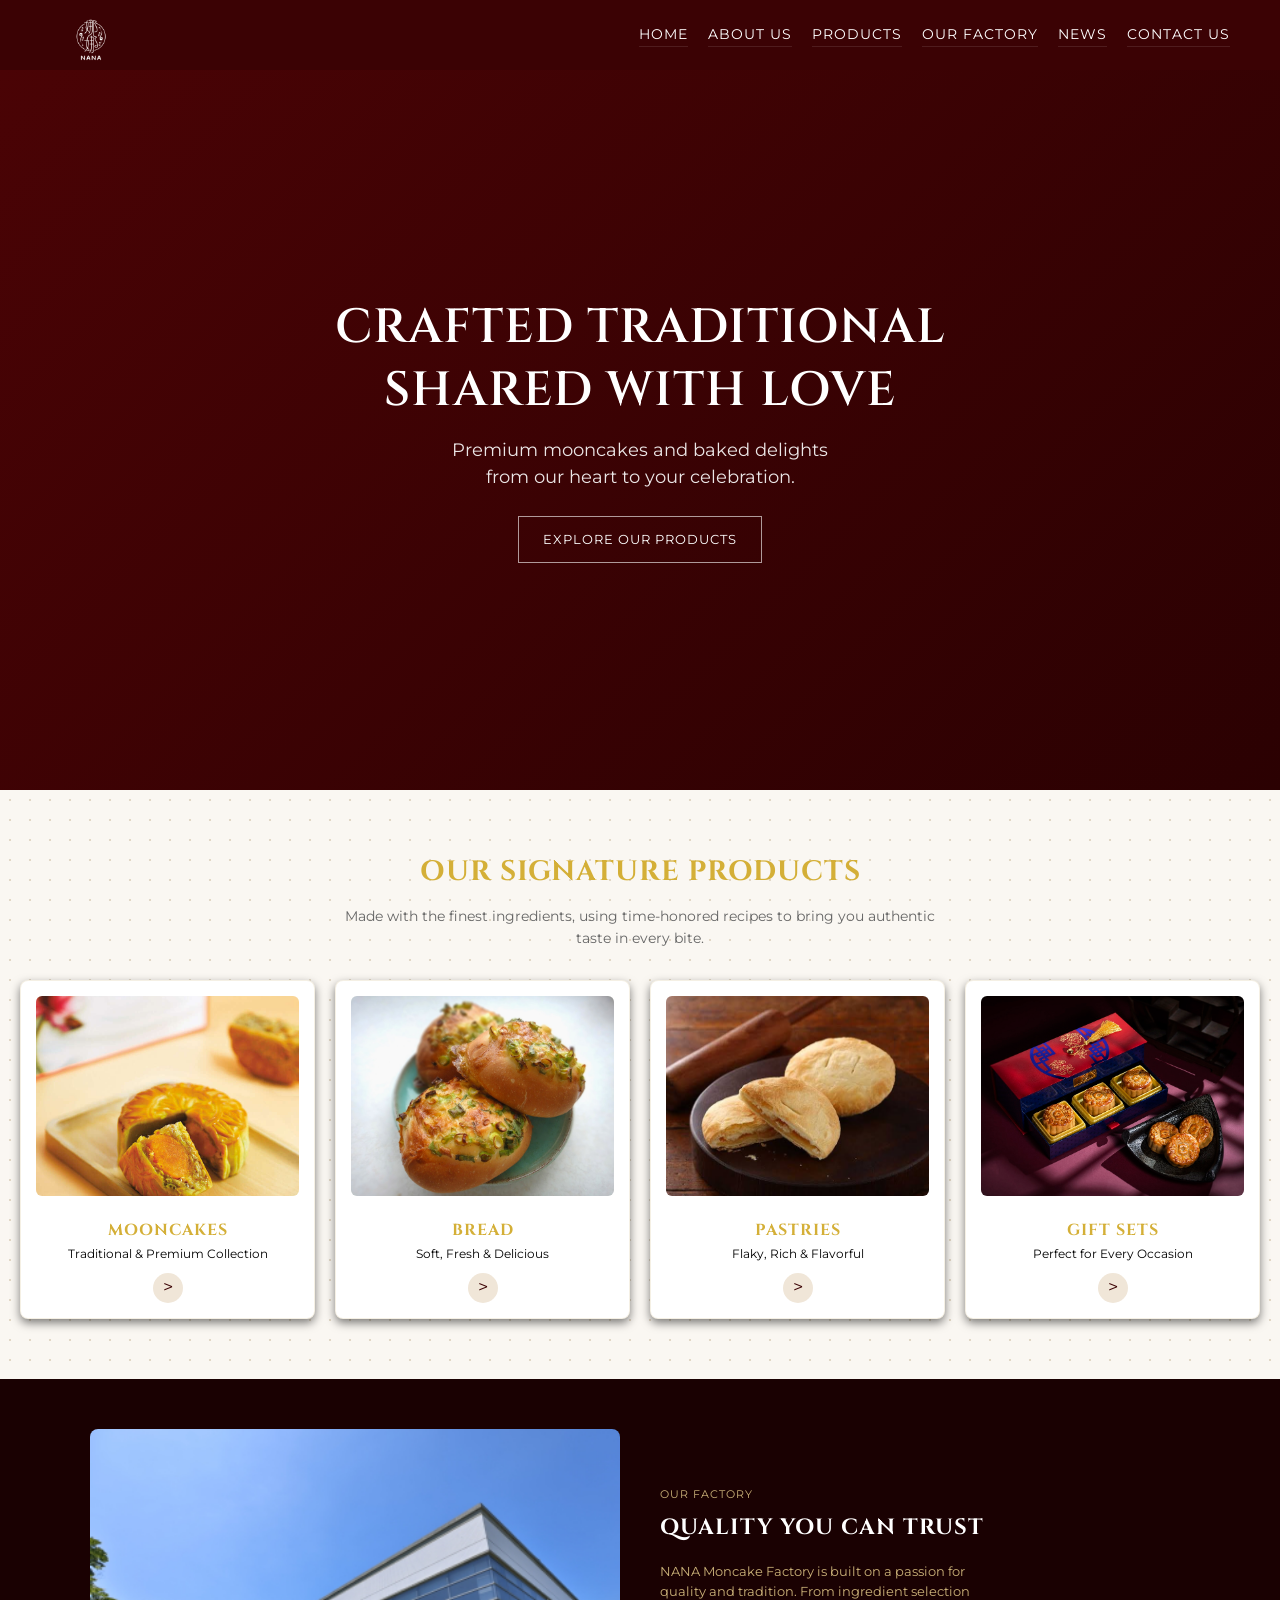
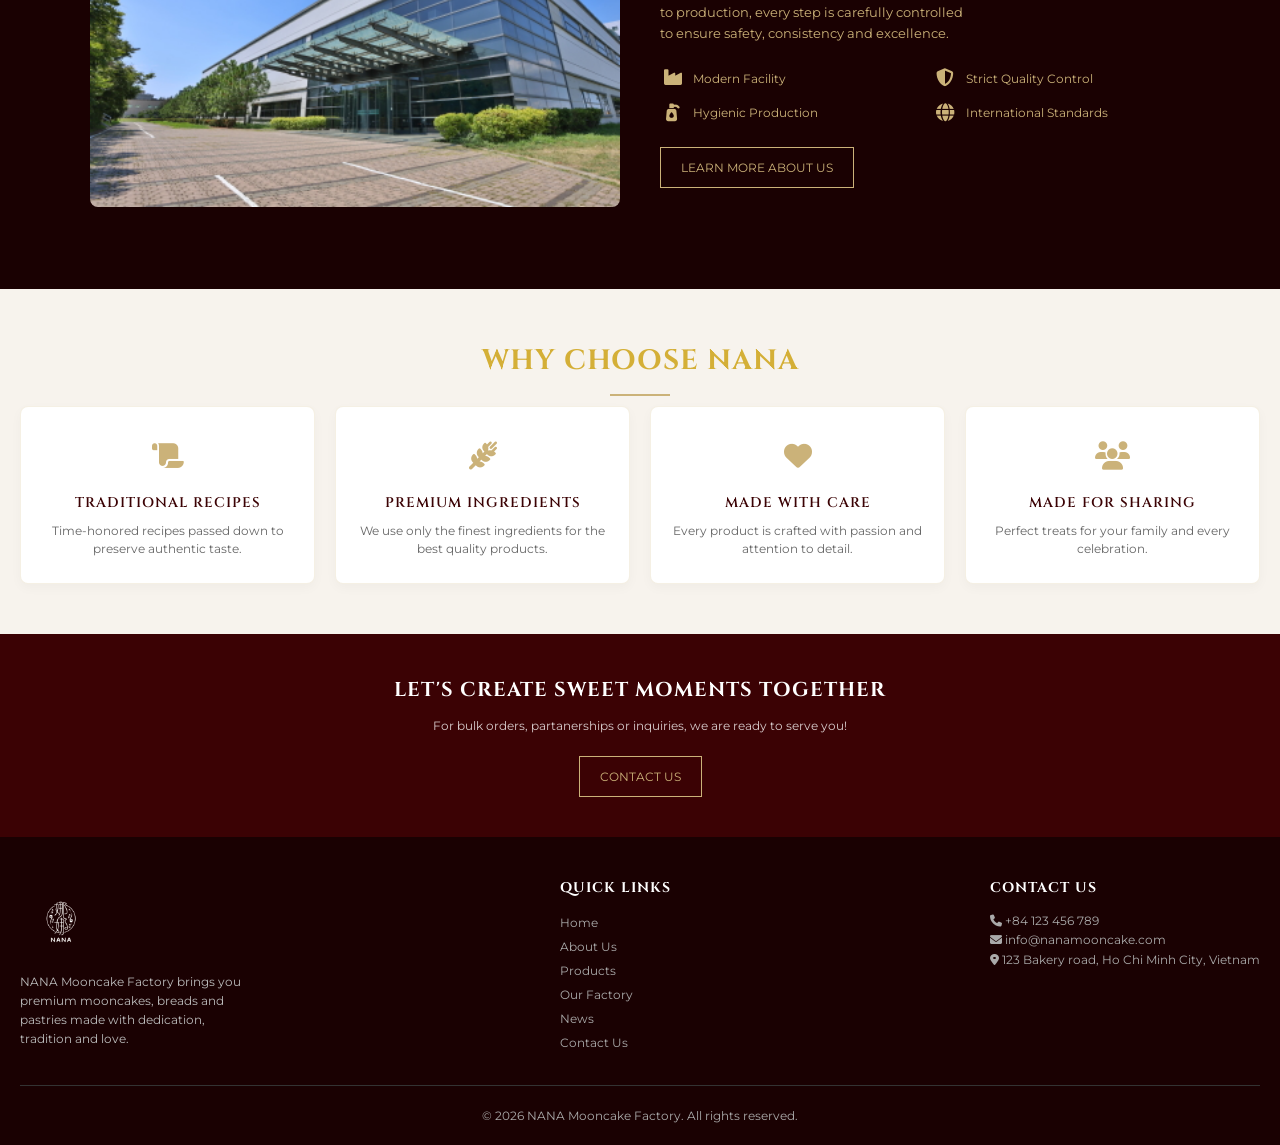
<file: index.html>
<!DOCTYPE html>
<html lang="en">
<head>
    <meta charset="UTF-8">
    <meta name="viewport" content="width=device-width, initial-scale=1.0">
    <link rel="stylesheet" href="https://cdnjs.cloudflare.com/ajax/libs/font-awesome/6.4.0/css/all.min.css">
    <title>NANA HONG PHAT FOODS</title>
    <link rel="stylesheet" href="style.css">
</head>
<body>
    <header class ="header">
            <div class="headerLogo">
                <img src="images/nanalogo11.png" alt="Logo" class="logo">
            </div>
            <nav class="nav">
                
                    <a href="index.html">HOME</a>
                    <a href="about.html">ABOUT US</a>
                    <a href="products.html">PRODUCTS</a>
                    <a href="factory.html">OUR FACTORY</a>
                    <a href="#news">NEWS</a>
                    <a href="contact.html">CONTACT US</a>
            </nav>

            <button class="menu-toggle" aria-label="Toggle menu">
                <span class="hamburger"></span>
                <span class="hamburger"></span>
                <span class="hamburger"></span>
            </button>
    </header>
    <main>
        <!-- Hero Section -->
        <section class="hero">
            <div class="hero-content">
                <h1>
                    CRAFTED TRADITIONAL<br>
                    SHARED WITH LOVE
                </h1>
                <p>
                    Premium mooncakes and baked delights<br>
                    from our heart to your celebration.
                </p>
                <a href="#products" class="hero-btn">
                    EXPLORE OUR PRODUCTS
                </a>
            </div>
        </section>

        <!-- Signature Products Section -->
        <section class="section products-section" id="products">
            <h2 class="section-title">OUR SIGNATURE PRODUCTS</h2>
            <p class="section-subtitle">Made with the finest ingredients, using time-honored recipes to bring you authentic taste in every bite.</p>

            <div class="product-grid">
                <div class="product-card" onclick="openModal('images/mooncake.jpg', 'MOONCAKES - Traditional & Premium Collection')">
                    <img src="images/mooncake.jpg" alt="mooncakes">
                    <h3>MOONCAKES</h3>
                    <p>Traditional & Premium Collection</p>
                    <a href="#" class="arrow-btn"> > </a>
                </div>
                <div class="product-card" onclick="openModal('images/bread.jpg', 'BREAD - Soft, Fresh & Delious')">
                    <img src="images/bread.jpg" alt="bread">
                    <h3>BREAD</h3>
                    <p>Soft, Fresh & Delicious</p>
                    <a href="#" class="arrow-btn"> > </a>
                </div>
                <div class="product-card" onclick="openModal('images/pastries.jpg', 'PASTRIES - Flaky, Rich & Flavourful')">
                    <img src="images/pastries.jpg" alt="pastries">
                    <h3>PASTRIES</h3>
                    <p>Flaky, Rich & Flavorful</p>
                    <a href="#" class="arrow-btn"> > </a>
                </div>
                <div class="product-card" onclick="openModal('images/giftset.jpg', 'GIFT SET - Perfect for Every Occasion')">
                    <img src="images/giftset.jpg" alt="Gift Sets">
                    <h3>GIFT SETS</h3>
                    <p>Perfect for Every Occasion</p>
                    <a href="#" class="arrow-btn"> > </a>
                </div>
            </div>
        </section>

        <!-- Factory Section -->
        <section class="section factory-section" id="factory">
            <div class="factory-container">
                <div class="factory-image">
                    <img src="images/factory.jpg" alt="Our Factory">
                </div>
                <div class="factory-info">
                    <span class="tag">OUR FACTORY</span>
                    <h2>QUALITY YOU CAN TRUST</h2>
                    <P>NANA Moncake Factory is built on a passion for<br> quality and tradition. From ingredient selection<br> to production, every step is carefully controlled<br> to ensure safety, consistency and excellence.</P>

                    <div class="feature-grid">
                        <div class="feature-item">
                            <i class="fa-solid fa-industry"></i>
                            <span>Modern Facility</span>
                        </div>
                        <div class="feature-item">
                            <i class="fa-solid fa-shield-halved"></i>
                            <span>Strict Quality Control</span>
                        </div>
                        <div class="feature-item">
                            <i class="fa-solid fa-pump-soap"></i>
                            <span>Hygienic Production</span>
                        </div>
                        <div class="feature-item">
                            <i class="fa-solid fa-globe"></i>
                            <span>International Standards</span>
                        </div>
                    </div>

                    <a href="#" class="outline-btn">LEARN MORE ABOUT US</a>
                </div>
            </div>
        </section>

        <!-- Why Choose NaNa Section -->
        <section class="section why-choose">
            <h2 class="section-title">WHY CHOOSE NANA</h2>
            <div class="title-divider"></div>

            <div class="why-grid">
                <div class="why-card">
                    <div class="why-icon">
                        <i class="fa-solid fa-scroll"></i>
                    </div>
                    <h3>TRADITIONAL RECIPES</h3>
                    <p>Time-honored recipes passed down to preserve authentic taste.</p>
                </div>
                <div class="why-card">
                    <div class="why-icon">
                        <i class="fa-solid fa-wheat-awn"></i>
                    </div>
                    <h3>PREMIUM INGREDIENTS</h3>
                    <p>We use only the finest ingredients for the best quality products.</p>
                </div>
                <div class="why-card">
                    <div class="why-icon">
                        <i class="fa-solid fa-heart"></i>
                    </div>
                    <h3>MADE WITH CARE</h3>
                    <p>Every product is crafted with passion and attention to detail.</p>
                </div>
                <div class="why-card">
                    <div class="why-icon">
                        <i class="fa-solid fa-users"></i>
                    </div>
                    <h3>MADE FOR SHARING</h3>
                    <p>Perfect treats for your family and every celebration.</p>
                </div>
            </div>
        </section>

        <!-- Banner Section -->
        <section class="banner-section">
            <h2>LET'S CREATE SWEET MOMENTS TOGETHER</h2>
            <p>For bulk orders, partanerships or inquiries, we are ready to serve you!</p>
            <a href="#contact" class="outline-btn">CONTACT US</a>
        </section>
    </main>

    <!-- Footer Section -->
    <footer class="footer">
        <div class="footer-container">
            <div class="footer-brand">
                <img src="images/nanalogo11.png" alt="Logo" class="logo">
                <p>NANA Mooncake Factory brings you<br> premium mooncakes, breads and<br> pastries made with dedication,<br> tradition and love.</p>
            </div>
            <div class="footer-links">
                <h4>QUICK LINKS</h4>
                <ul>
                    <li><a href="index.html">Home</a></li>
                    <li><a href="about.html">About Us</a></li>
                    <li><a href="products.html">Products</a></li>
                    <li><a href="factory.html">Our Factory</a></li>
                    <li><a href="#news">News</a></li>
                    <li><a href="contact.html">Contact Us</a></li>
                </ul>
            </div>
            <div class="footer-contact">
                <h4>CONTACT US</h4>
                <p><i class="fa-solid fa-phone"></i> +84 123 456 789</p>
                <p><i class="fa-solid fa-envelope"></i> info@nanamooncake.com</p>
                <p><i class="fa-solid fa-location-dot"></i> 123 Bakery road, Ho Chi Minh City, Vietnam</p>
            </div>
        </div>
        <div class="footer-bottom">
            <p>&copy; 2026 NANA Mooncake Factory. All rights reserved.</p>
        </div>
    </footer>
    <div id="imageModal" class="modal">
        
        <div class="modal-content-wrapper">
            <span class="close-modal">&times;</span>
            <img class="modal-content" id="modalImg">
            <div id="modalCaption"></div>
        </div>
    </div> 

    <script src="script.js"></script>
</body>
</html>
</file>
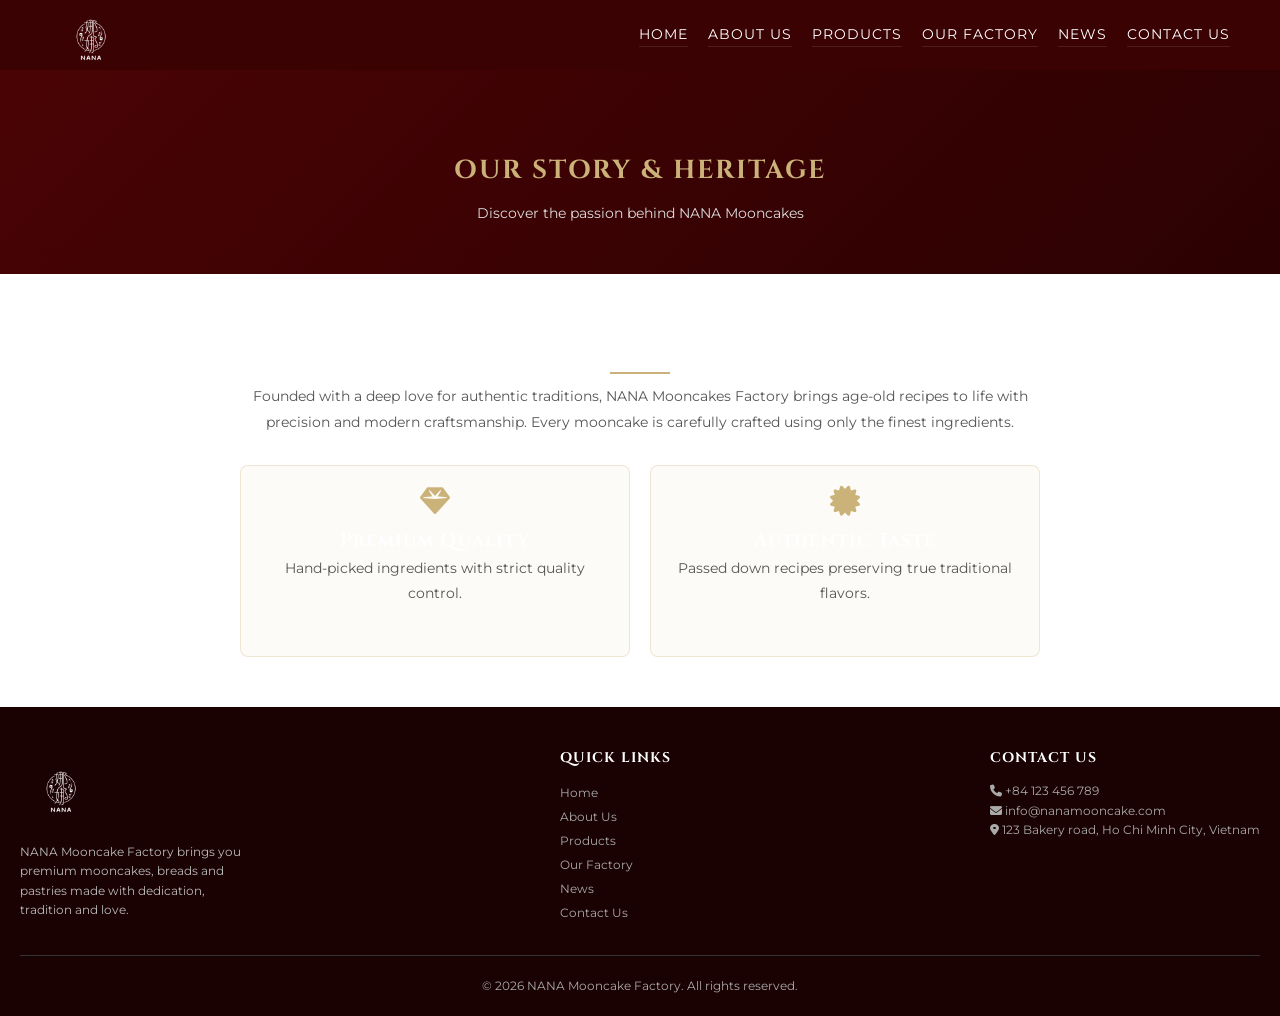
<file: about.html>
<!DOCTYPE html>
<html lang="en">
    <head>
        <meta charset="UTF-8">
        <meta name="viewport" content="width=device-width, initial-scale=1.0">
        <title>About Us - NANA Mooncake Factory</title>
        <link rel="stylesheet" href="https://cdnjs.cloudflare.com/ajax/libs/font-awesome/6.4.0/css/all.min.css">
        <link rel="stylesheet" href="style.css">
    </head>

    <body>
        <header class ="header">
            <div class="headerLogo">
                <img src="images/nanalogo11.png" alt="Logo" class="logo">
            </div>
            <nav class="nav">
                
                    <a href="index.html">HOME</a>
                    <a href="about.html">ABOUT US</a>
                    <a href="products.html">PRODUCTS</a>
                    <a href="factory.html">OUR FACTORY</a>
                    <a href="#news">NEWS</a>
                    <a href="contact.html">CONTACT US</a>
            </nav>

            <button class="menu-toggle" aria-label="Toggle menu">
                <span class="hamburger"></span>
                <span class="hamburger"></span>
                <span class="hamburger"></span>
            </button>
        </header>

        <section class="about-hero">
            <h1>OUR STORY & HERITAGE</h1>
            <p>Discover the passion behind NANA Mooncakes</p>
        </section>

        <section class="section about-detail-section">
            <div class="about-container">
                <h2>TRADITION MEETS CRAFTSMANSHIP</h2>
                <div class="title-divider"></div>

                <p>
                    Founded with a deep love for authentic traditions, NANA Mooncakes Factory brings age-old recipes to life with precision and modern craftsmanship. Every mooncake is carefully crafted using only the finest ingredients.
                </p>

                <div class="about-features">
                    <div class="feature-box">
                        <i class="fa-solid fa-gem"></i>
                        <h3>Premium Quality</h3>
                        <p>Hand-picked ingredients with strict quality control.</p>
                    </div>
                    <div class="feature-box">
                        <i class="fa-solid fa-certificate"></i>
                        <h3>Authentic Taste</h3>
                        <p>Passed down recipes preserving true traditional flavors.</p>
                    </div>
                </div>
            </div>
        </section>

        <footer class="footer">
             <div class="footer-container">
            <div class="footer-brand">
                <img src="images/nanalogo11.png" alt="Logo" class="logo">
                <p>NANA Mooncake Factory brings you<br> premium mooncakes, breads and<br> pastries made with dedication,<br> tradition and love.</p>
            </div>
            <div class="footer-links">
                <h4>QUICK LINKS</h4>
                <ul>
                    <li><a href="index.html">Home</a></li>
                    <li><a href="about.html">About Us</a></li>
                    <li><a href="products.html">Products</a></li>
                    <li><a href="factory.html">Our Factory</a></li>
                    <li><a href="#news">News</a></li>
                    <li><a href="contact.html">Contact Us</a></li>
                </ul>
            </div>
            <div class="footer-contact">
                <h4>CONTACT US</h4>
                <p><i class="fa-solid fa-phone"></i> +84 123 456 789</p>
                <p><i class="fa-solid fa-envelope"></i> info@nanamooncake.com</p>
                <p><i class="fa-solid fa-location-dot"></i> 123 Bakery road, Ho Chi Minh City, Vietnam</p>
            </div>
        </div>
        <div class="footer-bottom">
            <p>&copy; 2026 NANA Mooncake Factory. All rights reserved.</p>
        </div>
        </footer>

        <script src="script.js"></script>
    </body>
</html>
</file>
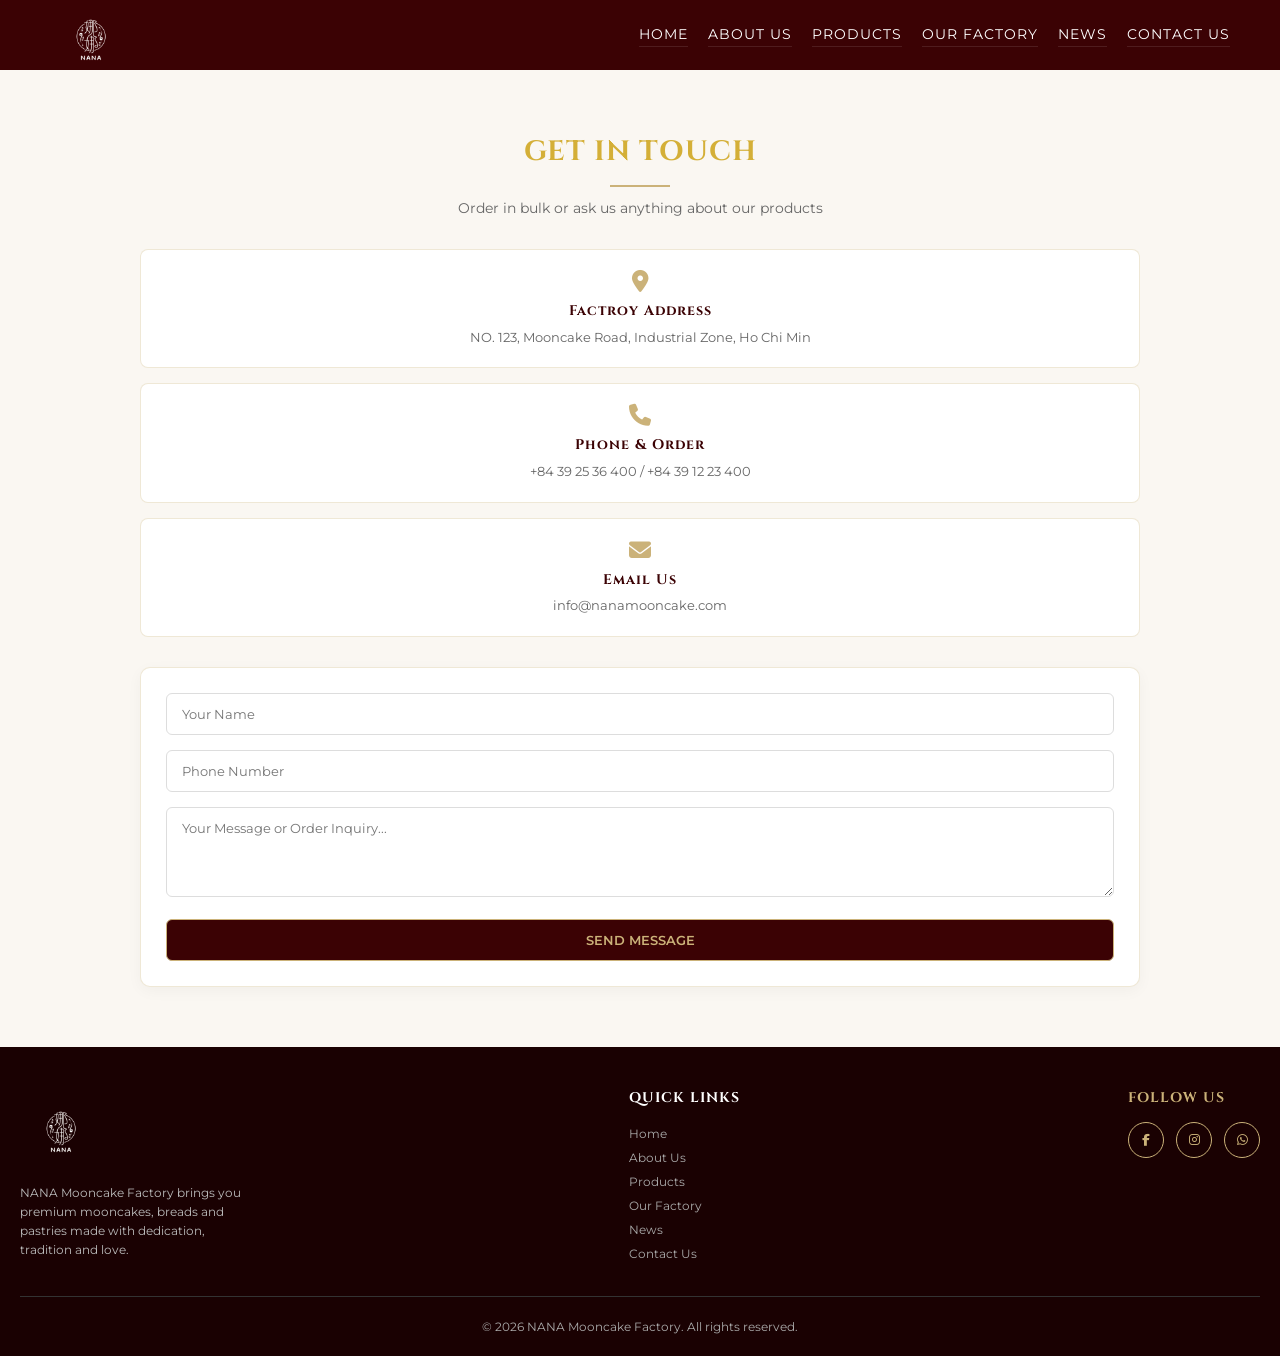
<file: contact.html>
<!DOCTYPE html>
<html lang="en">
<head>
    <meta charset="UTF-8">
    <meta name="viewport" content="width=device-width, initial-scale=1.0">
    <link rel="stylesheet" href="https://cdnjs.cloudflare.com/ajax/libs/font-awesome/6.4.0/css/all.min.css">
    <title>CONTACT - NANA Mooncake Factory</title>
    <link rel="stylesheet" href="style.css">
</head>
<body>
    <header class ="header">
            <div class="headerLogo">
                <img src="images/nanalogo11.png" alt="Logo" class="logo">
            </div>
            <nav class="nav">
                
                    <a href="index.html">HOME</a>
                    <a href="about.html">ABOUT US</a>
                    <a href="products.html">PRODUCTS</a>
                    <a href="factory.html">OUR FACTORY</a>
                    <a href="#news">NEWS</a>
                    <a href="contact.html">CONTACT US</a>
            </nav>

            <button class="menu-toggle" aria-label="Toggle menu">
                <span class="hamburger"></span>
                <span class="hamburger"></span>
                <span class="hamburger"></span>
            </button>
    </header>

    <section class="section contact-section" id="contact">
        <div class="section-header">
            <h2 class="section-title">GET IN TOUCH</h2>
            <div class="title-divider"></div>
            <p class="section-subtitle">Order in bulk or ask us anything about our products</p>
        </div>

        <div class="contact-container">
            <div class="contact-info">
                <div class="info-card">
                    <i class="fa-solid fa-location-dot"></i>
                    <h4>Factroy Address</h4>
                    <p>NO. 123, Mooncake Road, Industrial Zone, Ho Chi Min</p>
                </div>
                <div class="info-card">
                    <i class="fa-solid fa-phone"></i>
                    <h4>Phone & Order</h4>
                    <p> +84 39 25 36 400 / +84 39 12 23 400</p>
                </div>
                <div class="info-card">
                    <i class="fa-solid fa-envelope"></i>
                    <h4>Email Us</h4>
                    <p>info@nanamooncake.com</p>
                </div>
            </div>

            <form class="contact-form" onsubmit="event.preventDefault(); alert('Thank you for your message! We will get back to you soon.');">
                <div class="form-group">
                    <input type="text" placeholder="Your Name" required>
                </div>
                <div class="form-group">
                    <input type="tel" placeholder="Phone Number" required>
                </div>
                <div class="form-group">
                    <textarea rows="4" placeholder="Your Message or Order Inquiry..." required></textarea>
                </div>
                <button type="submit" class="submit-btn">SEND MESSAGE</button>
            </form>
        </div>
    </section>

    <footer class="footer">
        <div class="footer-container">
            <div class="footer-brand">
                <img src="images/nanalogo11.png" alt="Logo" class="logo">
                <p>NANA Mooncake Factory brings you<br> premium mooncakes, breads and<br> pastries made with dedication,<br> tradition and love.</p>
            </div>
            <div class="footer-links">
                <h4>QUICK LINKS</h4>
                <ul>
                    <li><a href="index.html">Home</a></li>
                    <li><a href="about.html">About Us</a></li>
                    <li><a href="products.html">Products</a></li>
                    <li><a href="factory.html">Our Factory</a></li>
                    <li><a href="#news">News</a></li>
                    <li><a href="contact.html">Contact Us</a></li>
                </ul>
            </div>
            <div class="footer-socials">
                <h4>FOLLOW US</h4>
                <div class="social-icons">
                    <a href="#"><i class="fa-brands fa-facebook-f"></i></a>
                    <a href="#"><i class="fa-brands fa-instagram"></i></a>
                    <a href="#"><i class="fa-brands fa-whatsapp"></i></a>
                </div>
            </div>
        </div>
        <div class="footer-bottom">
            <p>&copy; 2026 NANA Mooncake Factory. All rights reserved.</p>
        </div>
    </footer>

    <script src="script.js"></script>
</body>
</html>
</file>
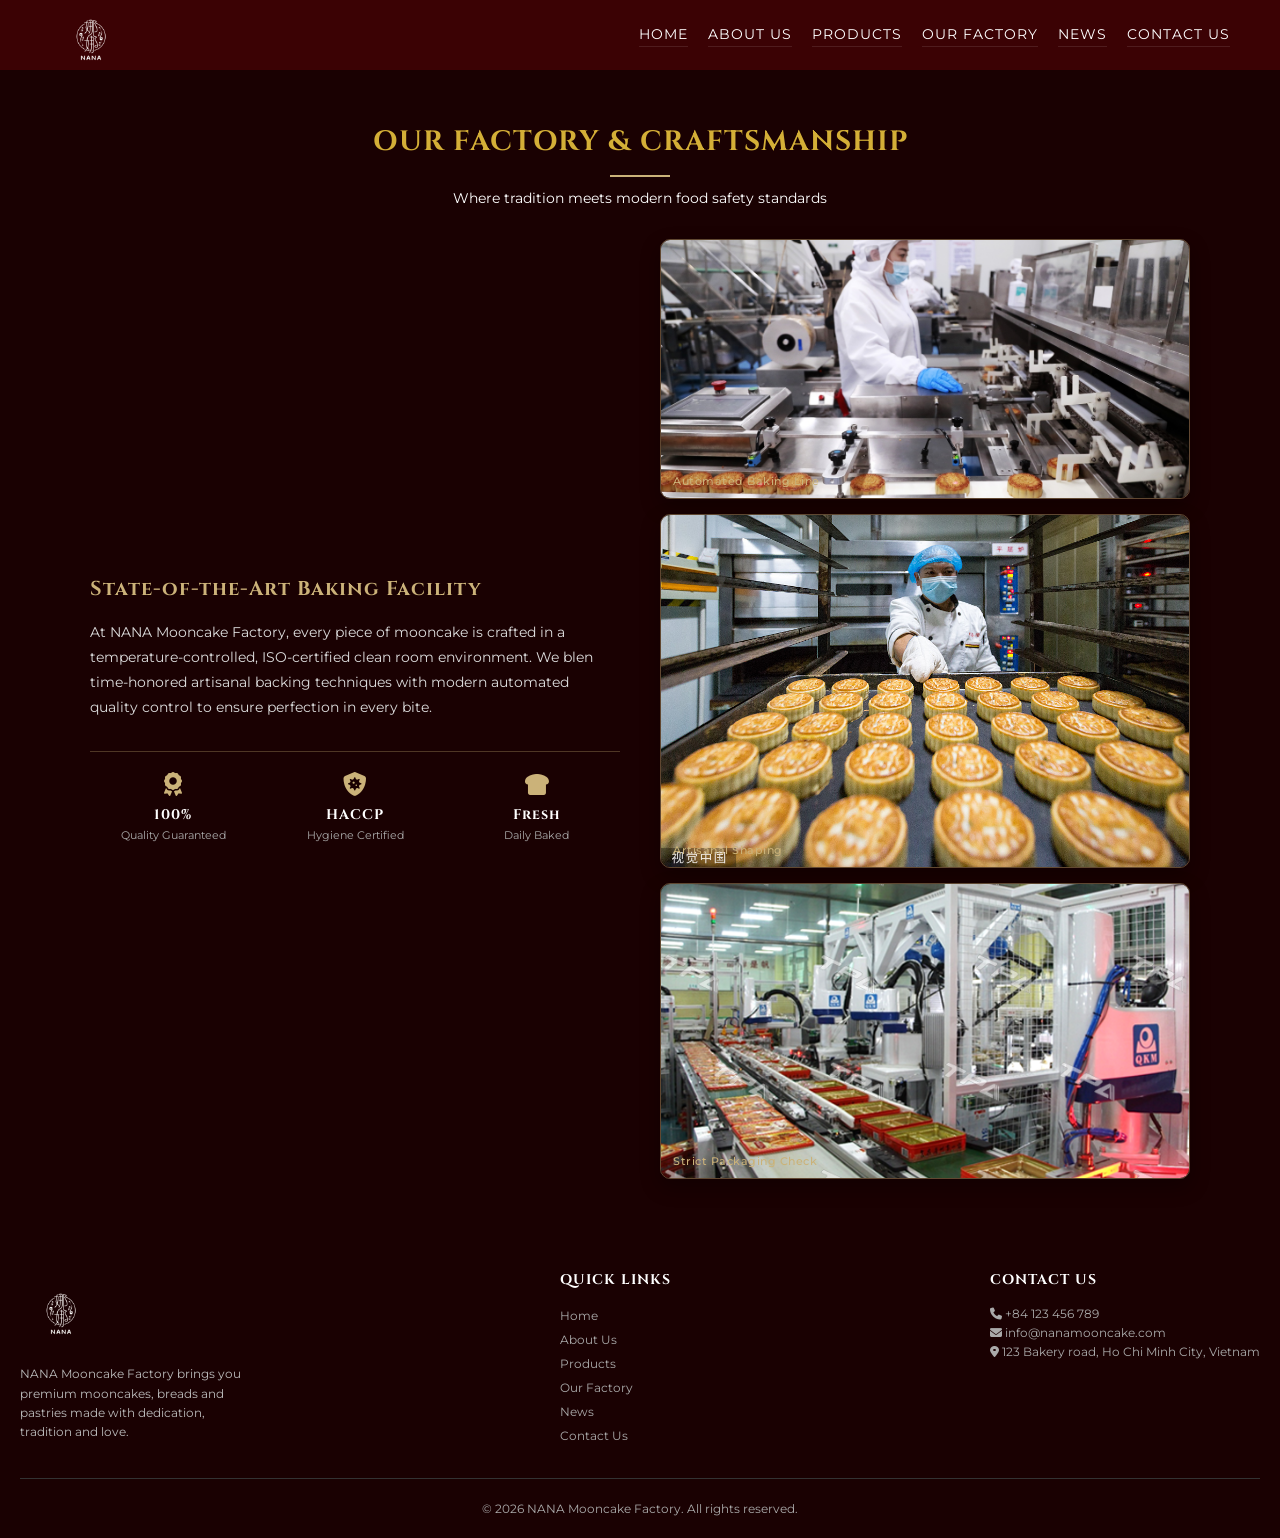
<file: factory.html>
<!DOCTYPE html>
<html lang="en">
    <head>
        <meta charset="UTF-8">
        <meta name="viewport" content="width=device-width, initial-scale=1.0">
        <title>Factory - NANA Mooncake Factory</title>
        <link rel="stylesheet" href="https://cdnjs.cloudflare.com/ajax/libs/font-awesome/6.4.0/css/all.min.css">
        <link rel="stylesheet" href="style.css">
    </head>

    <body>
        <header class ="header">
            <div class="headerLogo">
                <img src="images/nanalogo11.png" alt="Logo" class="logo">
            </div>
            <nav class="nav">
                
                    <a href="index.html">HOME</a>
                    <a href="about.html">ABOUT US</a>
                    <a href="products.html">PRODUCTS</a>
                    <a href="factory.html">OUR FACTORY</a>
                    <a href="#news">NEWS</a>
                    <a href="contact.html">CONTACT US</a>
            </nav>

            <button class="menu-toggle" aria-label="Toggle menu">
                <span class="hamburger"></span>
                <span class="hamburger"></span>
                <span class="hamburger"></span>
            </button>
        </header>

        <section class="section factory-section" id="factory">

            <div class="section-header">
                <h2 class="section-title">OUR FACTORY & CRAFTSMANSHIP</h2>
                <div class="title-divider"></div>
                <p class="section-subtitle">Where tradition meets modern food safety standards</p>
            </div>

            <div class="factory-container">

                <div class="factory-content">
                    <h3>State-of-the-Art Baking Facility</h3>
                    <p>
                        At NANA Mooncake Factory, every piece of mooncake is crafted in a temperature-controlled, ISO-certified clean room environment. We blen time-honored artisanal backing techniques with modern automated quality control to ensure perfection in every bite.
                    </p>

                    <div class="factory-stats">
                        <div class="stat-item">
                            <i class="fa-solid fa-award"></i>
                            <h4>100%</h4>
                            <p>Quality Guaranteed</p>
                        </div>
                        <div class="stat-item">
                            <i class="fa-solid fa-shield-virus"></i>
                            <h4>HACCP</h4>
                            <p>Hygiene Certified</p>
                        </div>
                        <div class="stat-item">
                            <i class="fa-solid fa-bread-slice"></i>
                            <h4>Fresh</h4>
                            <p>Daily Baked</p>
                        </div>
                    </div>
                </div>

                <div class="factory-gallery">
                    <div class="factory-img-card main-img">
                        <img src="images/factory-baking-line.jpg" alt="Factory Production Line" loading="lazy">
                        <div class="img-caption">Automated Baking Line</div>
                    </div>
                    <div class="factory-img-card">
                        <img src="images/factory-mooncake-shaping.jpg" alt="Handcrafted Process" loading="lazy">
                        <div class="img-caption">Artisanal Shaping</div>
                    </div>
                    <div class="factory-img-card">
                        <img src="images/factory-packaging.jpg" alt="Packaging Check" loading="lazy">
                        <div class="img-caption">Strict Packaging Check</div>
                    </div>
                </div>
            </div>
        </section>

        <footer class="footer">
        <div class="footer-container">
            <div class="footer-brand">
                <img src="images/nanalogo11.png" alt="Logo" class="logo">
                <p>NANA Mooncake Factory brings you<br> premium mooncakes, breads and<br> pastries made with dedication,<br> tradition and love.</p>
            </div>
            <div class="footer-links">
                <h4>QUICK LINKS</h4>
                <ul>
                    <li><a href="index.html">Home</a></li>
                    <li><a href="about.html">About Us</a></li>
                    <li><a href="products.html">Products</a></li>
                    <li><a href="factory.html">Our Factory</a></li>
                    <li><a href="#news">News</a></li>
                    <li><a href="contact.html">Contact Us</a></li>
                </ul>
            </div>
            <div class="footer-contact">
                <h4>CONTACT US</h4>
                <p><i class="fa-solid fa-phone"></i> +84 123 456 789</p>
                <p><i class="fa-solid fa-envelope"></i> info@nanamooncake.com</p>
                <p><i class="fa-solid fa-location-dot"></i> 123 Bakery road, Ho Chi Minh City, Vietnam</p>
            </div>
        </div>
        <div class="footer-bottom">
            <p>&copy; 2026 NANA Mooncake Factory. All rights reserved.</p>
        </div>
    </footer>

        <script src="script.js"></script>
    </body>
</html>
</file>
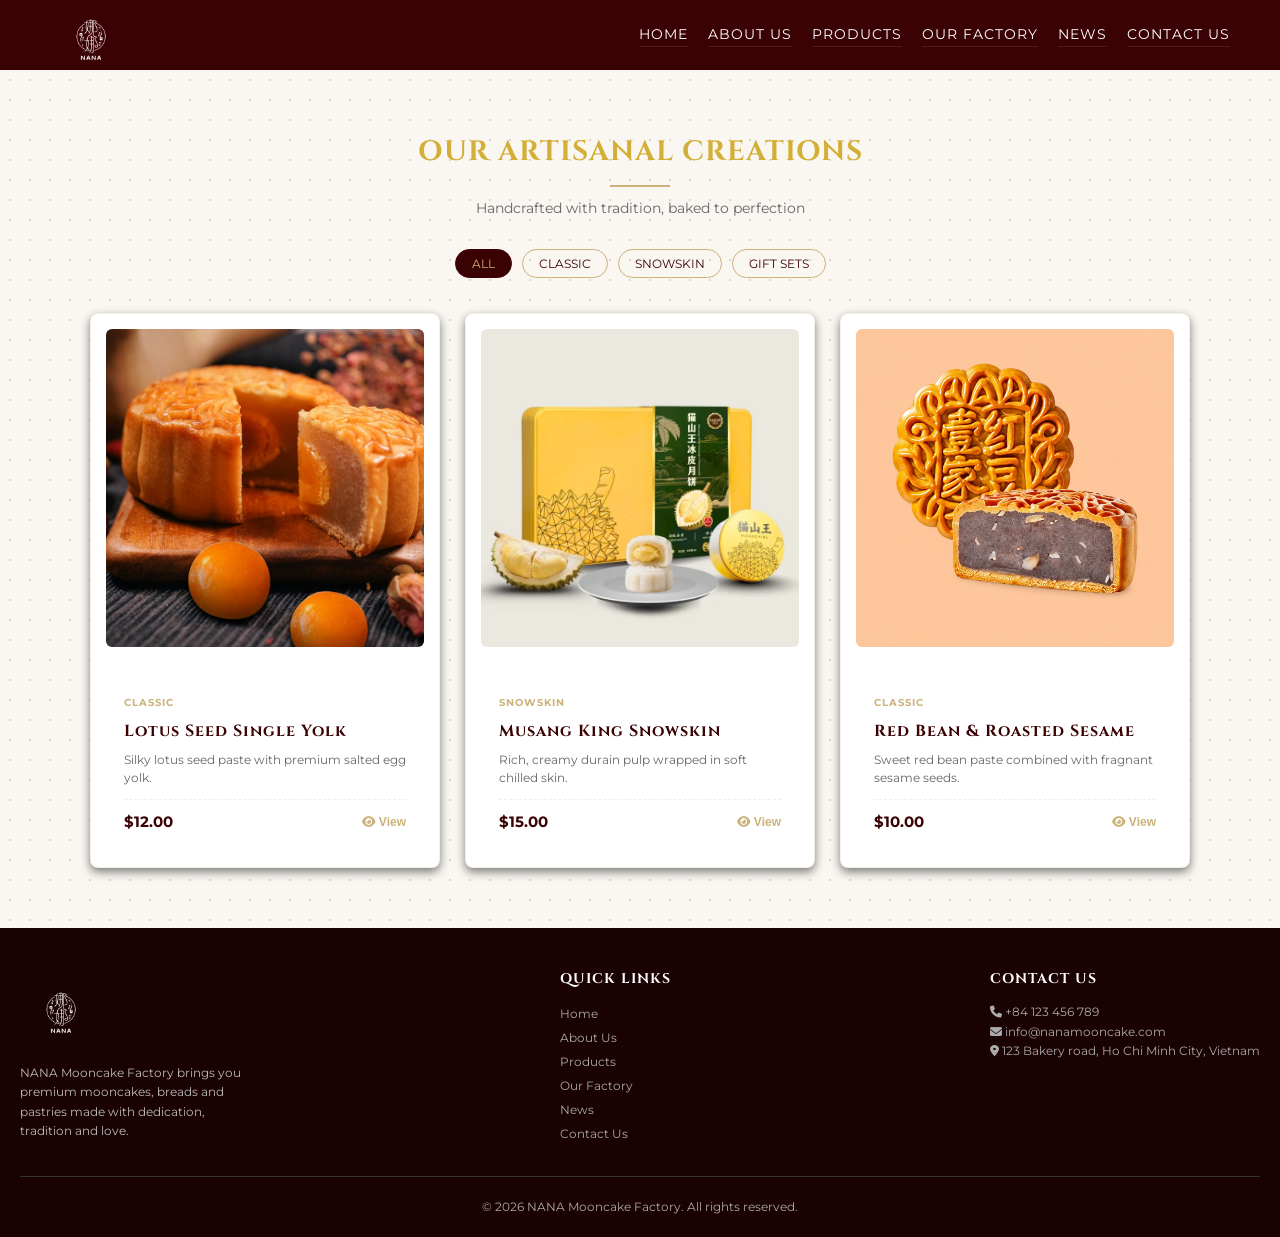
<file: products.html>
<!DOCTYPE html>
<html lang="en">
    <head>
        <meta charset="UTF-8">
        <meta name="viewport" content="width=device-width, initial-scale=1.0">
        <title>Products - NANA Mooncake Factory</title>
        <link rel="stylesheet" href="https://cdnjs.cloudflare.com/ajax/libs/font-awesome/6.4.0/css/all.min.css">
        <link rel="stylesheet" href="style.css">
    </head>
    <body>
        <header class ="header">
            <div class="headerLogo">
                <img src="images/nanalogo11.png" alt="Logo" class="logo">
            </div>
            <nav class="nav">
                
                    <a href="index.html">HOME</a>
                    <a href="about.html">ABOUT US</a>
                    <a href="products.html">PRODUCTS</a>
                    <a href="factory.html">OUR FACTORY</a>
                    <a href="#news">NEWS</a>
                    <a href="contact.html">CONTACT US</a>
            </nav>

            <button class="menu-toggle" aria-label="Toggle menu">
                <span class="hamburger"></span>
                <span class="hamburger"></span>
                <span class="hamburger"></span>
            </button>
        </header>

        <section class="section products-section" id="products">
            <div class="section-header">
                <h2 class="section-title">OUR ARTISANAL CREATIONS</h2>
                <div class="title-divider"></div>
                <p class="section-subtitle">Handcrafted with tradition, baked to perfection</p>
            </div>

            <div class="product-filter">
                <button class="filter-btn active">ALL</button>
                <button class="filter-btn">CLASSIC</button>
                <button class="filter-btn">SNOWSKIN</button>
                <button class="filter-btn">GIFT SETS</button>
            </div>

            <div class="products-grid">

                <div class="product-card" onclick="openModal('images/lotuseedmooncake.jpg', 'Traditional Lotus Seed Paste Mooncake')">
                    <div class="card-img-holder">
                        <span class="badge">Bestseller</span>
                        <img src="images/lotuseedmooncake.jpg" alt="Lotus Seed Mooncake" loading="lazy">
                    </div>
                    <div class="card-info">
                        <span class="category">CLASSIC</span>
                        <h3>Lotus Seed Single Yolk</h3>
                        <p>Silky lotus seed paste with premium salted egg yolk. </p>
                        <div class="card-footer">
                            <span class="price">$12.00</span>
                            <button class="view-btn"><i class="fa-solid fa-eye"></i> View</button>
                        </div>
                    </div>
                </div>

                 <div class="product-card" onclick="openModal('images/durainmooncake.jpg', 'Durain Snowskin Mooncake')">
                    <div class="card-img-holder">
                        <span class="badge new">New</span>
                        <img src="images/durainmooncake.jpg" alt="Snowskin Mooncake" loading="lazy">
                    </div>
                    <div class="card-info">
                        <span class="category">SNOWSKIN</span>
                        <h3>Musang King Snowskin</h3>
                        <p>Rich, creamy durain pulp wrapped in soft chilled skin.</p>
                        <div class="card-footer">
                            <span class="price">$15.00</span>
                            <button class="view-btn"><i class="fa-solid fa-eye"></i> View</button>
                        </div>
                    </div>
                </div>

                 <div class="product-card" onclick="openModal('images/redbeanmooncake.jpg', 'Signature Red Bean Paste Mooncake')">
                    <div class="card-img-holder">
                        <span class="badge">Classic</span>
                        <img src="images/redbeanmooncake.jpg" alt="Red Bean Mooncake" loading="lazy">
                    </div>
                    <div class="card-info">
                        <span class="category">CLASSIC</span>
                        <h3>Red Bean & Roasted Sesame</h3>
                        <p>Sweet red bean paste combined with fragnant sesame seeds.</p>
                        <div class="card-footer">
                            <span class="price">$10.00</span>
                            <button class="view-btn"><i class="fa-solid fa-eye"></i> View</button>
                        </div>
                    </div>
                </div>

            </div>
        </section>

          <footer class="footer">
             <div class="footer-container">
            <div class="footer-brand">
                <img src="images/nanalogo11.png" alt="Logo" class="logo">
                <p>NANA Mooncake Factory brings you<br> premium mooncakes, breads and<br> pastries made with dedication,<br> tradition and love.</p>
            </div>
            <div class="footer-links">
                <h4>QUICK LINKS</h4>
                <ul>
                    <li><a href="index.html">Home</a></li>
                    <li><a href="about.html">About Us</a></li>
                    <li><a href="products.html">Products</a></li>
                    <li><a href="factory.html">Our Factory</a></li>
                    <li><a href="#news">News</a></li>
                    <li><a href="contact.html">Contact Us</a></li>
                </ul>
            </div>
            <div class="footer-contact">
                <h4>CONTACT US</h4>
                <p><i class="fa-solid fa-phone"></i> +84 123 456 789</p>
                <p><i class="fa-solid fa-envelope"></i> info@nanamooncake.com</p>
                <p><i class="fa-solid fa-location-dot"></i> 123 Bakery road, Ho Chi Minh City, Vietnam</p>
            </div>
        </div>
        <div class="footer-bottom">
            <p>&copy; 2026 NANA Mooncake Factory. All rights reserved.</p>
        </div>
        </footer>

        <script src="script.js"></script>
    </body>
</html>
</file>
<file: style.css>
@import url('https://fonts.googleapis.com/css2?family=Cinzel:wght@400;600;700&family=Montserrat:wght@300;400;500;600&display=swap');
* {
    margin: 0;
    padding: 0;
    box-sizing: border-box;
}

body {
    font-family: 'Montserrat', sans-serif;
    color: #fff;
    line-height: 1.6;
    background-color: #3b0204;
}
h1, h2, h3, h4 {
    font-family: 'Cinzel', serif;
    letter-spacing: 1px;
}
.section {
    padding: 50px 20px;
    text-align: center;
}
.section-title {
    font-family: 'Cinzel', serif;
    font-size: 22px;
    color: #d4af37;
    margin-bottom: 10px;
}
.section-subtitle {
    font-size: 14px;
    color: #666;
    max-width: 600px;
    margin: 0 auto 30px auto;
}
.header {
    background : #3b0204;
    padding: 0 20px;
    height: 70px;
    display: flex;
    justify-content: space-between;
    align-items: center;
    position: sticky;
    top: 0;
    z-index: 1000;
}
.headerLogo {
    height: 100%;
    display: flex;
    align-items: center;
}
.logo {
    height: 80px;
    width: auto;
    object-fit: contain;
}
.nav {
    position: fixed;
    top: 0;
    right: -100%;
    width: 250px;
    height: 100vh;
    background-color: #3b0204;
    display: flex;
    flex-direction: column;
    padding: 80px 30px;
    gap: 20px;
    transition: right 0.3s ease;
    box-shadow: -5px 0 15px rgba(0, 0, 0, 0.5);
    z-index: 999;
}
.nav.active {
    right: 0;
}
.nav a {
    color: #fff;
    text-decoration: none;
    font-size: 14px;
    letter-spacing: 1px;
    border-bottom: 1px solid rgba(255, 255, 255, 0.1);
    padding-bottom: 10px;
}
.menu-toggle {
    display: flex;
    flex-direction: column;
    gap: 5px;
    background: none;
    border: none;
    cursor: pointer;
    z-index: 1001;
}
.menu-toggle span {
    width: 25px;
    height: 2px;
    background-color: #fff;
    transition: all 0.3s ease;
}
.hero {
    background: linear-gradient(135deg, #4a0305 0%, #2b0102 100%);
    min-height: 80vh;
    background-image: linear-gradient(rgba(0, 0, 0, 0.4), rgba(0, 0, 0, 0.5)), url('images/nanamainbg.jpg') center/cover no-repeat;
    display: flex;
    align-items: center;
    text-align: center;
    padding: 40px 20px;
}
.hero-content{
    max-width: 1200px;
    width: 100%;
    margin: 0 auto;
}
.hero h1 {
    font-family: 'Cinzel', serif;
    font-size: 26px;
    font-weight: 600;
    line-height: 1.3;
    margin-bottom: 15px;
    letter-spacing: 1px;
}
.hero p {
    font-size: 14px;
    line-height: 1.5;
    margin-bottom: 25px;
    opacity: 0.9;
}
.hero-btn {
    display: inline-flex;
    align-items: center;
    justify-content: center;
    gap: 10px;
    padding: 12px 24px;
    border: 1px solid rgba(255, 255, 255, 0.6);
    color: #fff;
    text-decoration: none;
    font-size: 13px;
    letter-spacing: 1px;
    transition: all 0.3s ease;
}
.hero-btn span {
    font-size: 20px;
}
.products-section {
    background-color: #e2d7c5;
    color: #333;
    background-image: radial-gradient(#e2d7c5 1px, transparent 1px);
    background-size: 20px 20px;
}
.product-grid {
    display: grid;
    grid-template-columns: 1fr;
    gap: 20px;
}
.product-card {
    background: #fff;
    padding: 15px;
    border-radius: 8px;
    text-align: center;
    box-shadow: 0 4px 10px rgba(0, 0, 0, 0.5);
    border: 1px solid rgba(203, 178, 121, 0.2);
    transition: transform 0.3s ease, box-shadow 0.3s ease;
    cursor: pointer;
}
.product-card img {
    width: 100%;
    height: 200px;
    object-fit: cover;
    border-radius: 6px;
    margin-bottom: 15px;
}
.product-card h3 {
    font-size: 16px;
    color: #d4af37;
}
.product-card p {
    font-size: 12px;
    color: #000;
    margin-bottom: 10px;
}
.arrow-btn {
    display: inline-block;
    width: 30px;
    height: 30px;
    background: #f0e6d8;
    color: #3b0204;
    border-radius: 50%;
    text-decoration: none;
    line-height: 28px;
    font-size: 18px;
}
.modal {
    display: none;
    position: fixed;
    z-index: 2000;
    left: 0;
    top: 0;
    width: 100%;
    height: 100%;
    background-color: rgba(0, 0 , 0, 0.85);
    backdrop-filter: blur(5px);
    justify-content: center;
    align-items: center;
}
.modal-content-wrapper {
    position: relative;
    background: #3b0204;
    padding: 30px 20px 20px 20px;
    border-radius: 12px;
    max-width: 90%;
    max-height: 90vh;
    text-align: center;
    border: 1px solid #cbb279;
    box-sizing: 0 10px 30px rgba(0,0,0,0.5);
    animation: zoomIn 0.4s ease;
}
.modal-content {
    max-width: 100%;
    max-height: 65vh;
    border-radius: 8px;
    object-fit: contain;
}
#modalCaption {
    margin-top: 15px;
    color: #cbb279;
    font-family: 'Cinzel', serif;
    font-size: 16px;
    letter-spacing: 1px;
}
.close-modal {
    position: absolute;
    top: 2px;
    right: 10px;
    color: #fff;
    font-size: 28px;
    font-weight: bold;
    cursor: pointer;
    line-height: 1;
    z-index: 10;
    transition: transform 0.2s, color 0.2s;
}
.close-modal:hover {
    color: #cbb279;
    transform: scale(1.2);
}
@keyframes zoomIn {
    from { transform: scale(0.7); opacity: 0;}
    to { transform: scale(1); opacity: 1;}
}

.factory-section {
    background-color: #1a0102;
    color: #ffffff;
    text-align: left;
}
.factory-image img {
    width: 100%;
    border-radius: 8px;
    margin-bottom: 25px;
}
.tag {
    font-size: 11px;
    color: #cbb279;
    letter-spacing: 1px;
}
.factory-info h2 {
    font-size: 22px;
    margin: 5px 0 15px 0;
}
.factory-info p {
    font-size: 13px;
    color: #cbb279;
    margin-bottom: 25px;
}
.feature-grid {
    display: grid;
    grid-template-columns: 1fr 1fr;
    gap: 15px;
    margin-bottom: 25px;
}
.feature-item {
    display: flex;
    align-items: center;
    gap: 8px;
    font-size: 12px;
    color: #ddd;
}
.feature-item i {
    font-size: 18px;
    color: #cbb279;
    width: 25px;
    text-align: center;
}
.feature-item span {
    color: #cbb279;
}
.outline-btn {
    display: inline-block;
    padding: 10px 20px;
    border: 1px solid #cbb279;
    color: #cbb279;
    text-decoration: none;
    font-size: 12px;
}

.why-section {
    background-color: #f7f3ed;
    padding: 50px 20px;
    text-align: center;
}
.why-section .section-title {
    font-size: 22px;
    color: #3b0204;
    letter-spacing: 1px;
}
.why-section .title-divider {
    width: 50px;
    height: 2px;
    background-color: #cbb279;
    margin: 0 auto 20px;
}
.title-divider {
    width: 40px;
    height: 2px;
    background-color: #cbb279;
    margin: 10px auto 30px auto;
}
.why-choose {
    background-color: #f7f3ed;
    color: #333;
}
.why-grid {
    display: grid;
    grid-template-columns: 1fr;
    gap: 20px;
}
.why-card {
    background: #ffffff;
    padding: 25px 20px;
    border-radius: 8px;
    box-shadow: 0 4px 12px rgba(0, 0 , 0, 0.03);
    border: 1px solid rgba(203, 178, 121, 0.2);
    transition: transform 0.3s ease;
}
.why-icon {
    width: 50px;
    height: 50px;
    margin: 0 auto 15px auto;
    display: flex;
    justify-content: center;
    align-items: center;
    font-size: 30px;
    display: block;
    margin-bottom: 10px;
}
.why-icon i{
    font-size: 28px;
    color: #cbb279;
}
.why-card h3 {
    font-size: 14px;
    color: #3b0204;
    margin-bottom: 8px;
    font-weight: 600;
    letter-spacing: 1px;
}
.why-card p {
    font-size: 12px;
    color: #666;
    line-height: 1.5;
}

.banner-section {
    background-color: #3b0204;
    padding: 40px 20px;
    text-align: center;
}
.banner-section h2 {
    font-size: 20px;
    margin-bottom: 10px;
}
.banner-section p {
    font-size: 12px;
    margin-bottom: 20px;
    opacity: 0.8;
}

.footer {
    background-color: #1a0102;
    padding: 40px 20px 20px 20px;
    font-size: 12px;
    color: #aaa;
}
.footer-container {
    display: flex;
    flex-direction: column;
    gap: 30px;
    margin-bottom: 30px;
}
.footer-brand p{
    margin-top: 10px;
    color: #bbb;
    font-size: 12px;
    line-height: 1.6;
}
.footer-links h4, .footer-contact h4 {
    color: #fff;
    margin-bottom: 12px;
    font-family: 'Cinzel', serif;
    font-size: 14px;
}
.footer-socials h4 {
    font-family: 'Cinzel', serif;
    color: #cbb279;
    font-size: 14px;
    margin-bottom: 12px;
}
.footer-links ul {
    list-style: none;
}
.footer-links a {
    color: #aaa;
    text-decoration: none;
    line-height: 2;
}
.footer-bottom {
    border-top: 1px solid #333;
    padding-top: 20px;
    text-align: center;
}
.social-icons {
    display: flex;
    gap: 12px;
}
.social-icons a {
    width: 36px;
    height: 36px;
    border-radius: 50%;
    border: 1px solid #cbb279;
    color: #cbb279;
    display: flex;
    align-items: center;
    justify-content: center;
    text-decoration: none;
    transition: all 0.3s;
}
.social-icons a:hover {
    background: #cbb279;
    color: #3b0204;
}

@media (min-width: 768px) {
    .header {
        padding: 0 50px;
    }
    .nav {
        position: static;
        width: auto;
        height: auto;
        background: none;
        flex-direction: row;
        padding: 0;
        gap: 20px;
        box-shadow: none;
    }
    .nav a {
       color: #fff;
       text-decoration: none;
       font-size: 14px;
       letter-spacing: 1px;
       padding-bottom: 0;
    }
    .menu-toggle {
        display: none;
    }
    .hero h1 {
        font-size: 48px;
    }
    .section-title {
        font-size: 28px;
    }
    .product-grid {
        grid-template-columns: repeat(4, 1fr);
    }
    .factory-container {
        display: flex;
        gap: 40px;
        align-items: center;
    }
    .factory-image, .factory-info {
        flex: 1;
    }
    .why-grid {
        grid-template-columns: repeat(4, 1fr);
        gap: 20px;
    }
    .hero p {
        font-size: 18px;
    }
    .footer-container {
        flex-direction: row;
        justify-content: space-between;
    }
}

/*About Us Style*/
.about-hero {
    background: linear-gradient(135deg, #4a0305 0%, #2b0102 100%);
    color: #fff;
    text-align: center;
    padding: 80px 20px 50px 20px;
}
.about-hero h1 {
    font-size: 26px;
    color: #cbb279;
    letter-spacing: 2px;
    margin-bottom: 10px;
}
.about-hero p {
    font-size: 14px;
    color: #ddd;
}
.about-detail-section {
    padding: 50px 20px;
    background-color: #fff;
    text-align: center;
}
.about-container {
    max-width: 800px;
    margin: 0 auto;
}
.about-container p {
    line-height: 1.8;
    color: #555;
    font-size: 14px;
    margin-bottom: 30px;
}
.about-features {
    display: grid;
    grid-template-columns: 1fr;
    gap: 20px;
    margin-top: 30px;
}
.feature-box {
    background: #fdfbf7;
    padding: 20px;
    border: 1px solid rgba(203, 178, 121, 0.3);
    border-radius: 8px;
}
.feature-box i {
    font-size: 30px;
    color: #cbb279;
    margin-bottom: 10px;
}
@media (min-width: 768px) {
    .about-features {
        grid-template-columns: 1fr 1fr;
    }
}

/*Products Style*/
.products-section {
    padding: 60px 20px;
    background-color: #faf7f2;
}
.section-header {
    text-align: center;
    margin-bottom: 30px;
}
.title-divider {
    width: 60px;
    height: 2px;
    background-color: #cbb279;
    margin: 10px auto;
}
.product-filter {
    display: flex;
    justify-content: center;
    gap: 10px;
    margin-bottom: 35px;
    flex-wrap: wrap;
}
.filter-btn {
    background: transparent;
    border: 1px solid #cbb279;
    color: #3b0204;
    padding: 6px 16px;
    font-size: 12px;
    border-radius: 20px;
    cursor: pointer;
    transition: all 0.3s ease;
    font-family: 'Montserrat', sans-serif;
}
.filter-btn.active, .filter-btn:hover {
    background: #3b0204;
    color: #cbb279;
    border-color: #3b0204;
}
.products-grid {
    display: grid;
    grid-template-columns: repeat(auto-fill, minmax(260px, 1fr));
    gap: 25px;
    max-width: 1100px;
    margin: 0 auto;
}
.product-card:hover {
    transform: translateY(-6px);
    box-shadow: 0 10px 25px rgba(59, 2, 4, 0.15);
}
.card-img-holder img {
    width: 100%;
    height: 100%;
    object-fit: cover;
    transition: transform 0.5s ease;
}
.product-card:hover .card-img-holder img {
    transform: scale(1.08);
}
.badge {
    position: absolute;
    top: 12px;
    left: 12px;
    background: #3b0204;
    color: #cbb279;
    font-size: 10px;
    font-weight: 600;
    padding: 4px 10px;
    border-radius: 4px;
    z-index: 2;
    letter-spacing: 0.5px;
}
.badge.new {
    background: #cbb279;
    color: #3b0204;
}
.card-info {
    padding: 18px;
    text-align: left;
}
.card-info .category {
    font-size: 10px;
    color: #cbb279;
    font-weight: 700;
    letter-spacing: 1px;
}
.card-info h3 {
    font-family: 'Cinzel', serif;
    font-size: 16px;
    color: #3b0204;
    margin: 6px 0;
}
.card-info p {
    font-size: 12px;
    color: #666;
    line-height: 1.5;
    height: 36px;
    overflow: hidden;
}
.card-footer {
    display: flex;
    justify-content: space-between;
    align-items: center;
    margin-top: 12px;
    padding-top: 10px;
    border-top: 1px dashed #eee;
}
.price {
    font-weight: 700;
    color: #3b0204;
    font-size: 15px;
}
.view-btn {
    background: transparent;
    border: none;
    color: #cbb279;
    font-size: 12px;
    font-weight: 600;
    cursor: pointer;
}
.product-card:hover .view-btn {
    color: #3b0204;
}

/*Factory Style */
.factory-section .section-title {
    color: #d4af37;
}
.factory-section .section-subtitle {
    color: #ffffff;
}
.factory-container {
    max-width: 1100px;
    margin: 0 auto;
    display: grid;
    grid-template-columns: 1fr;
    gap: 40px;
    align-items: center;
}
.factory-content h3 {
    font-family: 'Cinzel', serif;
    font-size: 20px;
    color: #cbb279;
    margin-bottom: 15px;
}
.factory-content p {
    font-size: 14px;
    line-height: 1.8;
    color: #dcdcdc;
    margin-bottom: 30px;
}
.factory-stats {
    display: flex;
    justify-content: space-between;
    gap: 15px;
    border-top: 1px solid rgba(203, 178 , 121, 0.3);
    padding-top: 20px;
}
.stat-item {
    text-align: center;
    flex: 1;
}
.stat-item i {
    font-size: 24px;
    color: #cbb279;
    margin-bottom: 8px;
}
.stat-item h4 {
    font-family: 'Cinzel', serif;
    font-size: 14px;
    color: #ffffff;
}
.stat-item p {
    font-size: 11px;
    color: #aaaaaa;
    margin-bottom: 0;
}
.factory-gallery {
    display: flex;
    flex-direction: column;
    gap: 15px;
}
.factory-img-card {
    position: relative;
    border-radius: 10px;
    overflow: hidden;
    border: 1px solid rgba(203, 178 , 121, 0.4);
    box-shadow: 0 8px 20px rgba(0, 0, 0, 0.3);   
}
.factory-img-card img {
    width: 100%;
    height: 100%;
    object-fit: cover;
    display: block;
    transition: transform 0.4s ease;
}
.factory-img-card:hover img {
    transform: scale(1.05);
}
.main-img {
    height: 220px;
}
.factory-img-subgrid {
    display: grid;
    grid-template-columns: 1fr 1fr;
    gap: 15px;
}
.factory-img-subgrid .factory-img-card {
    height: 130px;
}
.img-caption {
    position: absolute;
    bottom: 0;
    left: 0;
    right: 0;
    background: linear-gradient(transparant, rgba(0, 0, 0, 0.8));
    color: #cbb279;
    padding: 8px 12px;
    font-size: 11px;
    font-weight: 500;
    letter-spacing: 0.5px;
}
@media (min-width: 768px) {
    .factory-container {
        grid-template-columns: 1fr 1fr;
    }
    .main-img {
        height: 260px;
    }
    .factory-img-subgrid .factory-img-card {
        height: 150px;
    }
}

/* Contact style */
.contact-section {
    background-color: #faf7f2;
    padding: 60px 20px;
}
.contact-container {
    max-width: 1000px;
    margin: 0 auto;
    display: grid;
    grid-template-columns: 1fr;
    gap: 30px;
}
.contact-info {
    display: flex;
    flex-direction: column;
    gap: 15px;
}
.info-card {
    background: #ffffff;
    padding: 20px;
    border-radius: 8px;
    border: 1px solid rgba(203, 178 , 121, 0.3);
    text-align: center;
}
.info-card i {
    font-size: 22px;
    color: #cbb279;
    margin-bottom: 8px;
}
.info-card h4 {
    font-family: 'Cinzel', serif;
    color: #3b0204;
    font-size: 14px;
    margin-bottom: 4px;
}
.info-card p {
    color: #666;
    font-size: 13px;
}
.contact-form {
    background: #ffffff;
    padding: 25px;
    border-radius: 10px;
    border: 1px solid rgba(203, 178 , 121, 0.3);
    box-shadow: 0 4px 15px rgba(0, 0, 0, 0.04);
}
.form-group {
    margin-bottom: 15px;
}
.form-group input,
.form-group textarea {
    width: 100%;
    padding: 12px 15px;
    border: 1px solid #ddd;
    border-radius: 6px;
    font-family: 'Montserrat', sans-serif;
    font-size: 13px;
    outline: none;
    transition: border-color 0.3s;
}
.form-group input:focus,
.form-group textarea:focus {
    border-color: #cbb279;
}
.submit-btn {
    width: 100%;
    background: #3b0204;
    color: #cbb279;
    border: 1px solid #cbb279;
    padding: 12px;
    border-radius: 6px;
    font-family: 'Montserrat', sans-serif;
    font-weight: 600;
    cursor: pointer;
    transition: all 0.3s ease;
}
.submit-btn:hover {
    background: #cbb279;
    color: #3b0204;
}
</file>
